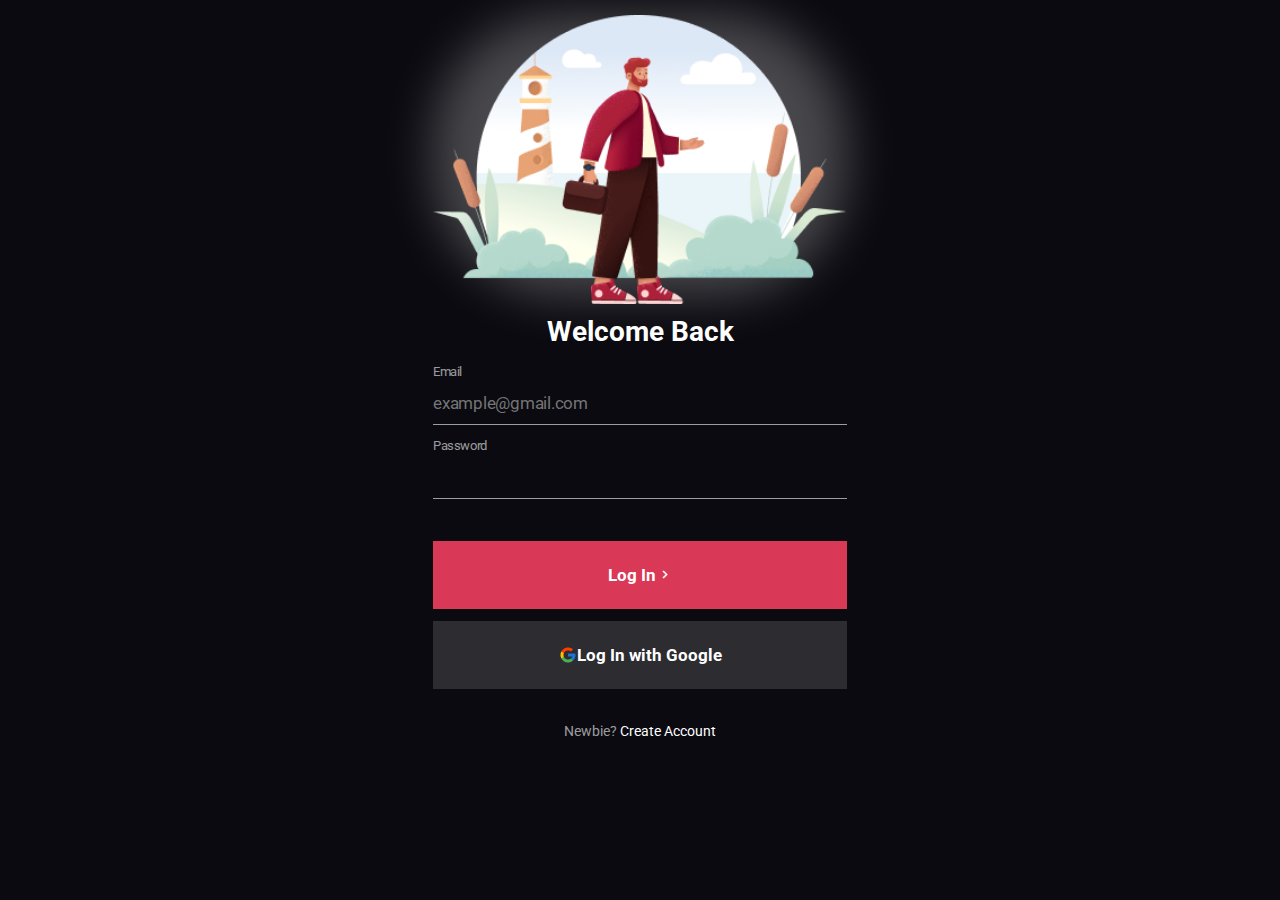
<file: index.html>
<!DOCTYPE html>
<html lang="en">
<head>
    <meta charset="UTF-8">
    <meta name="viewport" content="width=device-width, initial-scale=1.0">
    <link rel="preconnect" href="https://fonts.googleapis.com">
    <link rel="preconnect" href="https://fonts.gstatic.com" crossorigin>
    <link href="https://fonts.googleapis.com/css2?family=Roboto:wght@400;700;900&display=swap" rel="stylesheet">
    <link href='https://unpkg.com/boxicons@2.1.4/css/boxicons.min.css' rel='stylesheet'>
    <link rel="stylesheet" href="./style.css">
    <title>Login</title>
</head>
<body>
    <main>
        <div class="blur"></div>
        <img src="./assets/man-img.png" alt="Desenho de um homem caminhando." class="man-img">

        <h1>Welcome Back</h1>
        
        <div class="container-inputs">
            <label>Email</label>
            <input type="email" placeholder="example@gmail.com">
        
            <label>Password</label>
            <input type="password">
        </div>
    
    
        <button class="btn-login">Log In <i class='bx bx-chevron-right'></i></button>
    
        <button class="btn-google"><img src="./assets/google-icon.png" alt="Logo do Google" class="google-img">Log In with Google</button>
    
        <div class="container-link">
            <a href="./signup.html"> <span>Newbie? </span>Create Account</a>
        </div>
    </main>
</body>
</html>
</file>
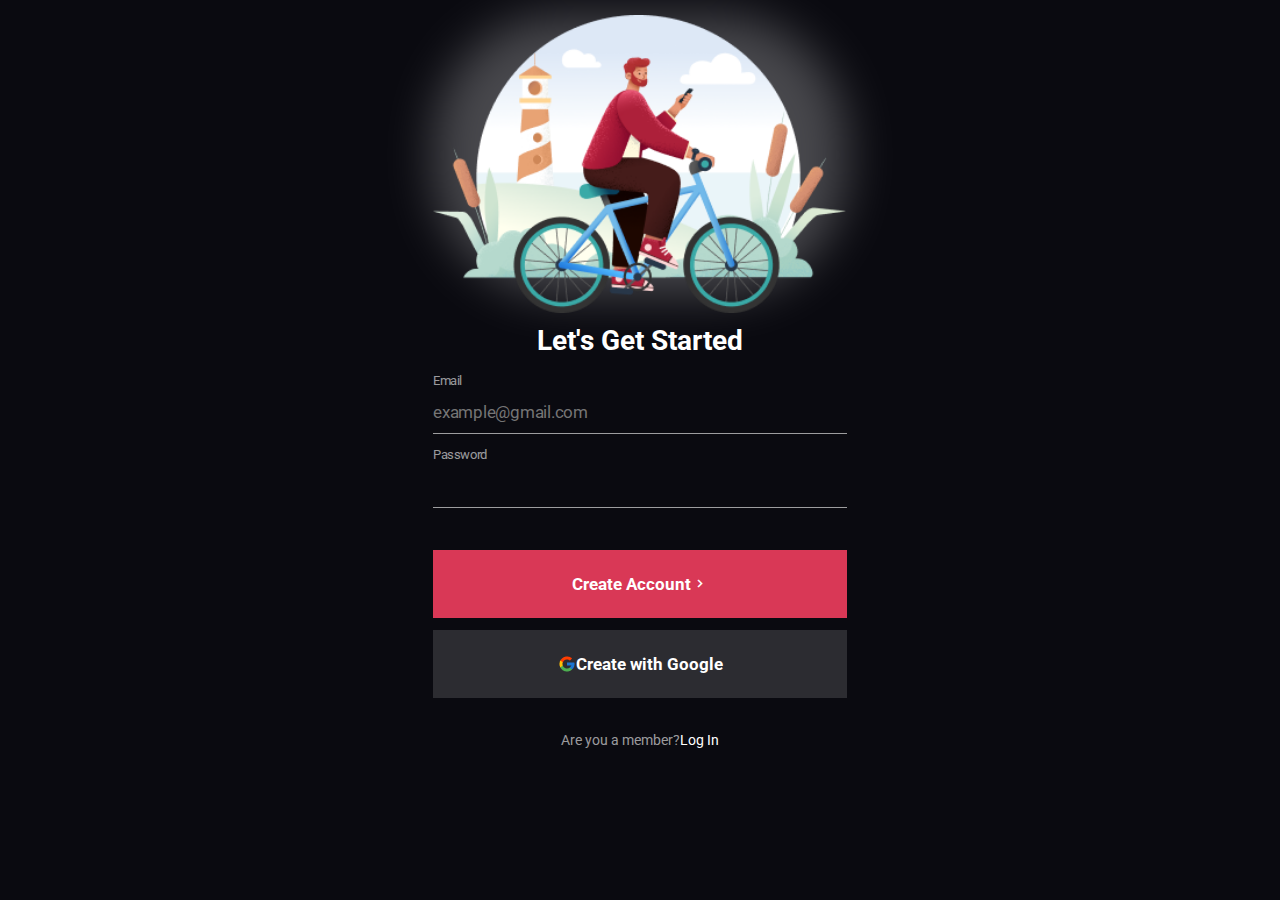
<file: signup.html>
<!DOCTYPE html>
<html lang="en">
<head>
    <meta charset="UTF-8">
    <meta name="viewport" content="width=device-width, initial-scale=1.0">
    <link rel="preconnect" href="https://fonts.googleapis.com">
    <link rel="preconnect" href="https://fonts.gstatic.com" crossorigin>
    <link href="https://fonts.googleapis.com/css2?family=Roboto:wght@400;700;900&display=swap" rel="stylesheet">
    <link href='https://unpkg.com/boxicons@2.1.4/css/boxicons.min.css' rel='stylesheet'>
    <link rel="stylesheet" href="./style.css">
    <title>Sign Up</title>
</head>
<body>
    <main>
        <div class="blur"></div>
        <img src="./assets/bicycle-img.png" alt="Desenho de um homem na bicicleta">

        <h1>Let's Get Started</h1>
        
        <div class="container-inputs">
            <label>Email</label>
            <input type="email" placeholder="example@gmail.com">
    
            <label>Password</label>
            <input type="password">
        </div>


        <button class="btn-login">Create Account<i class='bx bx-chevron-right'></i></button>

        <button class="btn-google"><img src="./assets/google-icon.png" alt="Logo do Google">Create with Google</button>

        <div class="container-link">
            <a href="./index.html"> <span>Are you a member?</span>Log In</a>
        </div>
    </main>
</body>
</html>
</file>
<file: style.css>
* {
    margin: 0;
    padding: 0;
    box-sizing: border-box;
    font-family: "Roboto", sans-serif;
    color: white;
}

body {
    display: flex;
    justify-content: center;
    background-color: #0A0A10;
}

main {
    display: flex;
    flex-direction: column;
    gap: 12px;
    width: 414px;
    min-height: 100vh;
    padding: 15px 0;
    text-align: center;
    position: relative;
}

.man-img {
    width: 100%;
}

.blur {
    width: 100%;
    height: 280px;
    background-color: #fff;
    position: absolute;
    z-index: -1;
    opacity: 0.25;
    filter: blur(24px);
    border-radius: 128px;
}

h1 {
    font-size: 28px;
    font-weight: 700;
    line-height: 32.81px;
}

.container-inputs {
    display: flex;
    flex-direction: column;
}

label {
    text-align: left;
    font-size: 13px;
    font-weight: 400;
    line-height: 22px;
    letter-spacing: -0.408px;
    color: rgb(255, 255, 255, 0.6);
}

input {
    width: 100%;
    height: 42px;
    margin-bottom: 10px;
    background: transparent;
    outline: none;
    border: none;
    border-bottom: 1px solid rgb(255, 255, 255, 0.6);
    font-size: 17px;
    font-weight: 400;
    line-height: 20px;
    letter-spacing: -0.24px;
}

button {
    width: 100%;
    height: 68px;
    font-size: 17px;
    font-weight: 700;
    line-height: 2px;
    border: none;
    display: flex;
    justify-content: center;
    align-items: center;
    transition: 0.3s ease;
    cursor: pointer;
}

button:hover {
    opacity: 0.8;
}

button:active {
    opacity: 0.6;
}


.btn-login {
    background-color: #D93856;
    margin-top: 20px;
}

.btn-google {
    background: #FFFFFF24;
    margin-bottom: 20px;
}

.container-link {
    position: relative;
    width: fit-content;
    margin: 0 auto;
}

a {
    text-decoration: none;
    font-size: 14px;
    font-weight: 400;
    line-height: 16px;
}

a::after {
    content: "";
    width: 0;
    height: 2px;
    position: absolute;
    left: 0;
    bottom: -3px;
    background-color: #D93856;
    transition: 0.3s ease;
}

a:hover::after {
    content: "";
    width: 100%;
    height: 2px;
    background-color: #D93856;
    position: absolute;
    bottom: -3px;
    left: 0;
}

span {
    color: rgb(255, 255, 255, 0.6);
}

/*Responsividade*/

@media screen and (max-width: 900px) {
    main {
        width: 100%;
        margin-top: 55px;
        padding: 29px;
    }

    .blur {
        width: 90%;
    }
}
</file>
